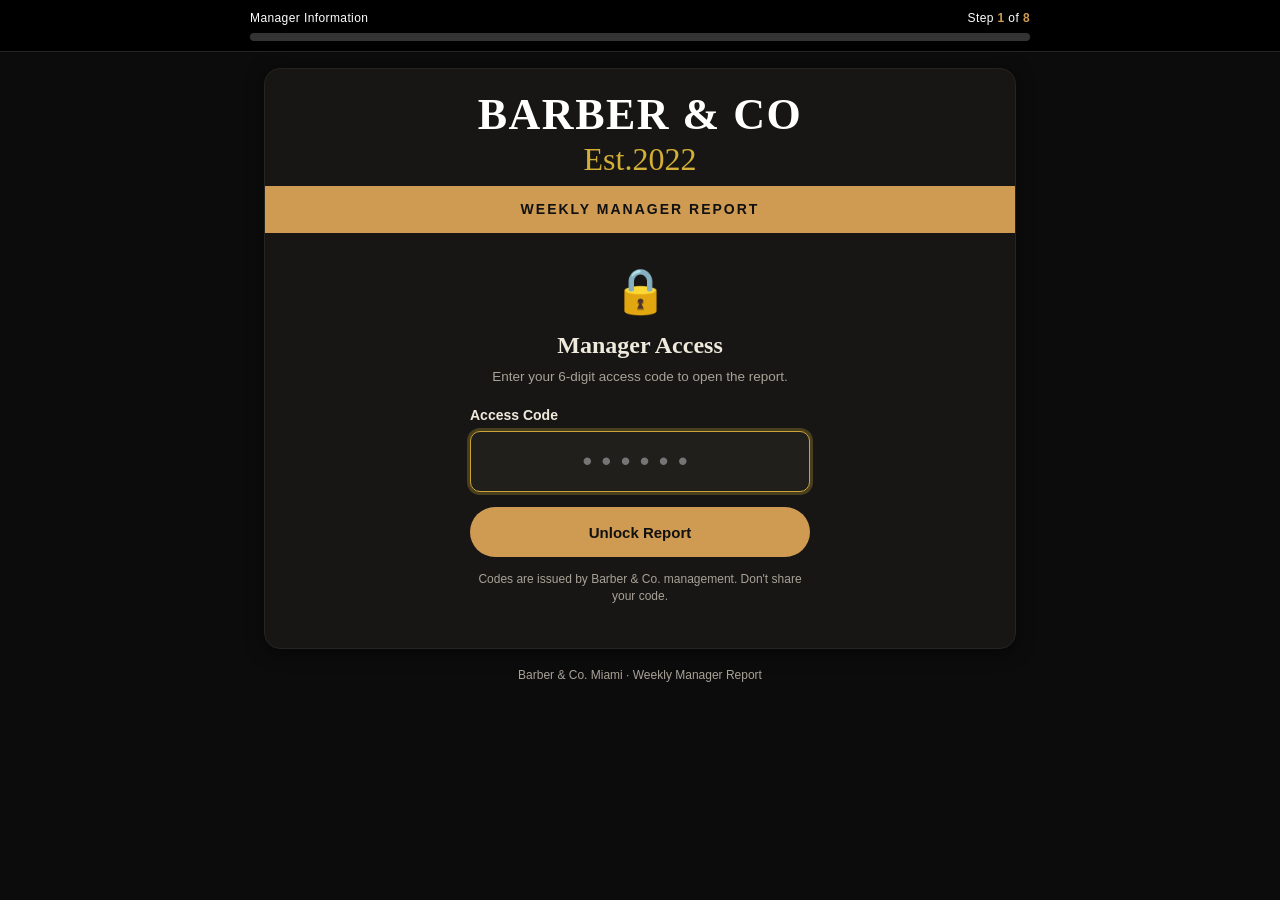
<file: index.html>
<!DOCTYPE html>
<html lang="en">
<head>
<meta charset="UTF-8" />
<meta name="viewport" content="width=device-width, initial-scale=1.0" />
<meta http-equiv="Cache-Control" content="no-cache, no-store, must-revalidate" />
<meta http-equiv="Pragma" content="no-cache" />
<meta http-equiv="Expires" content="0" />
<meta name="theme-color" content="#0c0c0c" />
<title>Barber &amp; Co. Weekly Manager Report</title>
<style>
  :root{
    --black:#111;--ink:#f0eadc;--white:#fff;--gold:#d4af37;--mustard:#cf9b52;
    --gold-dark:#caa435;--cream:#26221a;--panel:#1d1c19;--line:#3a3831;--muted:#a8a297;
    --ok:#34b06a;--no:#e05a4b;--na:#9a9a9a;--warn:#e0604f;
    --bg:#0c0c0c;--card:#171614;--field:#211f1c;
  }
  *{box-sizing:border-box;-webkit-tap-highlight-color:transparent}
  html{scroll-behavior:smooth}
  body{margin:0;background:var(--bg);color:var(--ink);font-family:-apple-system,BlinkMacSystemFont,"Segoe UI",Roboto,Helvetica,Arial,sans-serif;line-height:1.45;font-size:16px}
  .wrap{max-width:780px;margin:0 auto;padding:0 14px 90px}

  /* Progress bar */
  .progress-wrap{position:sticky;top:0;z-index:60;background:#000;border-bottom:1px solid #262420;padding:10px 14px}
  .progress-inner{max-width:780px;margin:0 auto}
  .progress-label{color:#fff;font-size:12px;letter-spacing:.4px;display:flex;justify-content:space-between;margin-bottom:6px}
  .progress-label b{color:var(--mustard)}
  .progress-track{height:8px;background:#333;border-radius:20px;overflow:hidden}
  .progress-fill{height:100%;width:0;background:linear-gradient(90deg,var(--gold),var(--mustard));transition:width .35s ease}

  .card{background:var(--card);border-radius:16px;overflow:hidden;box-shadow:0 3px 18px rgba(0,0,0,.55);border:1px solid #262420;margin-top:16px}
  .brand{text-align:center;padding:26px 20px 4px}
  .brand img{max-width:230px;height:auto;display:block;margin:0 auto}
  .brand .name{font-family:Georgia,"Times New Roman",serif;font-weight:800;letter-spacing:1.5px;font-size:clamp(28px,7.5vw,44px);line-height:.92;color:#fff}
  .brand .miami{font-family:"Brush Script MT","Snell Roundhand",cursive;color:var(--gold);font-size:clamp(22px,5.5vw,32px);margin-top:0}
  .title-bar{background:var(--mustard);color:var(--black);text-align:center;font-weight:800;letter-spacing:2px;text-transform:uppercase;padding:13px;font-size:14px}
  .subtitle{text-align:center;color:var(--muted);font-size:13px;padding:10px 16px 0}

  /* Step header chips */
  .steps-chips{display:flex;gap:6px;overflow-x:auto;padding:14px 16px 4px;-webkit-overflow-scrolling:touch}
  .chip{flex:0 0 auto;font-size:11.5px;font-weight:700;color:var(--muted);background:var(--panel);border:1px solid var(--line);border-radius:20px;padding:6px 11px;white-space:nowrap}
  .chip.active{background:var(--black);color:var(--mustard);border-color:var(--black)}
  .chip.done{color:var(--ok);border-color:var(--ok)}

  .step{display:none;padding:6px 16px 10px}
  .step.active{display:block}
  .step-title{font-family:Georgia,serif;font-weight:700;font-size:21px;margin:12px 0 2px;display:flex;align-items:center;gap:10px}
  .step-title .num{background:var(--black);color:var(--mustard);font-family:-apple-system,sans-serif;font-size:13px;font-weight:800;width:28px;height:28px;border-radius:50%;display:inline-flex;align-items:center;justify-content:center;flex:0 0 auto}
  .step-desc{color:var(--muted);font-size:13px;margin:2px 0 14px}

  .group{border:1px solid var(--line);border-radius:12px;padding:14px;margin-bottom:14px;background:var(--panel)}
  .group>h3{margin:0 0 4px;font-size:15px}
  .group-note{font-size:12.5px;color:var(--muted);margin:0 0 12px}

  label{display:block;font-weight:600;font-size:14px;margin:0 0 6px}
  .field{margin-bottom:15px}.field:last-child{margin-bottom:0}
  input[type=text],input[type=email],input[type=tel],input[type=number],input[type=date],input[type=time],textarea,select{
    width:100%;padding:13px 12px;font-size:16px;border:1.5px solid var(--line);border-radius:10px;background:var(--field);color:var(--ink);outline:none;font-family:inherit}
  textarea{min-height:82px;resize:vertical}
  input:focus,textarea:focus,select:focus{border-color:var(--gold-dark);box-shadow:0 0 0 3px rgba(224,183,63,.25)}
  select{appearance:none;background-image:url("data:image/svg+xml,%3Csvg xmlns='http://www.w3.org/2000/svg' width='12' height='8'%3E%3Cpath fill='%23888' d='M1 1l5 5 5-5'/%3E%3C/svg%3E");background-repeat:no-repeat;background-position:right 14px center;padding-right:36px}
  .hint{font-size:12px;color:var(--muted);margin-top:5px}
  .req{color:var(--gold-dark)}
  .opt{font-weight:400;color:var(--muted)}
  .two-col{display:grid;grid-template-columns:1fr;gap:0 14px}
  @media(min-width:560px){.two-col{grid-template-columns:1fr 1fr}}
  .invalid{border-color:var(--warn)!important;box-shadow:0 0 0 3px rgba(163,39,26,.15)!important}

  .currency{position:relative}
  .currency input{padding-left:26px}
  .currency::before{content:"$";position:absolute;left:12px;top:50%;transform:translateY(-50%);color:var(--muted);font-weight:600}

  /* Task checklist */
  .task{border:1px solid var(--line);border-radius:12px;padding:14px;margin-bottom:12px;background:var(--panel)}
  .task-title{font-weight:700;font-size:15px;margin-bottom:10px}
  .status-opts{display:grid;grid-template-columns:repeat(3,1fr);gap:8px;margin-bottom:10px}
  .status-opts label{display:flex;align-items:center;justify-content:center;gap:5px;margin:0;padding:12px 4px;border:1.5px solid var(--line);border-radius:10px;background:var(--field);font-size:12.5px;font-weight:700;cursor:pointer;text-align:center;min-height:46px}
  .status-opts input{position:absolute;opacity:0;pointer-events:none}
  .status-opts label.sel-ok{border-color:var(--ok);background:rgba(52,176,106,.14);color:var(--ok)}
  .status-opts label.sel-no{border-color:var(--no);background:rgba(224,90,75,.14);color:var(--no)}
  .status-opts label.sel-na{border-color:var(--na);background:#2a2a2a;color:#ccc}
  .explain-box{display:none}
  .explain-box.show{display:block}

  /* Uploader */
  .uploader{margin-top:10px}
  .upload-btn{display:inline-flex;align-items:center;gap:8px;background:var(--field);border:1.5px dashed var(--gold-dark);color:var(--gold-dark);font-weight:700;padding:12px 14px;border-radius:10px;cursor:pointer;font-size:13.5px;min-height:46px}
  .upload-btn:active{background:var(--cream)}
  .upload-input{display:none}
  .thumbs{display:flex;flex-wrap:wrap;gap:8px;margin-top:10px}
  .thumb{position:relative;width:76px;height:76px;border-radius:9px;overflow:hidden;border:1px solid var(--line);background:#2a2a2a}
  .thumb img{width:100%;height:100%;object-fit:cover}
  .thumb .doc{display:flex;align-items:center;justify-content:center;height:100%;font-size:10.5px;text-align:center;padding:4px;color:#bbb;word-break:break-word}
  .thumb .x{position:absolute;top:2px;right:2px;width:22px;height:22px;border-radius:50%;background:rgba(0,0,0,.7);color:#fff;border:none;font-size:14px;line-height:1;cursor:pointer}
  .thumb .fn{position:absolute;bottom:0;left:0;right:0;background:rgba(0,0,0,.55);color:#fff;font-size:9px;padding:1px 3px;white-space:nowrap;overflow:hidden;text-overflow:ellipsis}
  .upload-meta{font-size:11.5px;color:var(--muted);margin-top:6px}

  /* Repeatable rows */
  .rows{display:flex;flex-direction:column;gap:12px}
  .row-item{border:1px solid var(--line);border-radius:12px;padding:16px 14px 8px;background:var(--card);position:relative}
  .row-num{position:absolute;top:-10px;left:14px;background:var(--mustard);color:var(--black);font-size:11px;font-weight:800;padding:2px 9px;border-radius:20px}
  .row-remove{position:absolute;top:8px;right:8px;background:none;border:none;color:var(--warn);font-size:24px;line-height:1;cursor:pointer;padding:2px 6px}
  .row-grid{display:grid;gap:10px}
  .add-btn{margin:8px 0 4px;background:var(--field);border:1.5px dashed var(--gold-dark);color:var(--gold-dark);font-weight:700;padding:14px;width:100%;border-radius:11px;cursor:pointer;font-size:14px;min-height:48px}
  .add-btn:active{background:var(--cream)}
  .mini-label{font-size:12px;font-weight:600;color:var(--muted);margin-bottom:4px;display:block}

  /* Checklist (product / supply order) */
  .chk-group{margin:8px 0 14px}
  .chk-group h4{margin:10px 0 4px;font-size:12px;text-transform:uppercase;letter-spacing:.6px;color:var(--gold-dark)}
  .chk-head,.chk-row{display:grid;grid-template-columns:1fr 58px 58px 40px;gap:6px;align-items:center}
  .chk-head{font-size:10px;text-transform:uppercase;color:var(--muted);font-weight:700;padding:0 2px 4px;border-bottom:2px solid var(--line)}
  .chk-head span:not(:first-child),.chk-row .cctl{text-align:center}
  .chk-row{padding:7px 2px;border-bottom:1px solid var(--line)}
  .chk-row .nm{font-size:13px;font-weight:600}
  .chk-row input[type=number]{padding:9px 4px;font-size:15px;text-align:center}
  .chk-row input[type=checkbox]{width:22px;height:22px;justify-self:center}

  /* Yes/No */
  .yesno{display:inline-flex;border:1.5px solid var(--line);border-radius:10px;overflow:hidden}
  .yesno label{margin:0;padding:12px 24px;cursor:pointer;font-weight:700;font-size:14px;background:var(--field);min-height:46px;display:flex;align-items:center}
  .yesno input{position:absolute;opacity:0;pointer-events:none}
  .yesno label.on-yes{background:var(--ok);color:#fff}
  .yesno label.on-no{background:#555;color:#fff}

  .check-line{display:flex;align-items:flex-start;gap:10px;font-weight:600;font-size:14px;margin-bottom:10px;cursor:pointer}
  .check-line input{width:22px;height:22px;flex:0 0 auto;margin-top:1px}

  /* Collapsible */
  details.collapse{border:1px solid var(--line);border-radius:12px;margin-bottom:12px;background:var(--card);overflow:hidden}
  details.collapse>summary{list-style:none;cursor:pointer;padding:15px 16px;font-weight:700;font-size:15px;background:var(--panel);display:flex;align-items:center;justify-content:space-between}
  details.collapse>summary::-webkit-details-marker{display:none}
  details.collapse>summary::after{content:"▸";color:var(--gold-dark);transition:transform .2s}
  details.collapse[open]>summary::after{transform:rotate(90deg)}
  details.collapse .inner{padding:14px 16px}
  .tbd{color:var(--muted);font-size:13px;font-style:italic}
  .active-week-banner{background:var(--cream);border:1px solid var(--gold);border-radius:10px;padding:10px 12px;font-size:13.5px;margin-bottom:12px}
  .active-week-banner b{color:var(--gold-dark)}

  /* Totals panel */
  .totals{background:var(--black);color:#fff;border-radius:12px;padding:14px;margin-top:12px;font-size:14px}
  .totals h4{margin:0 0 8px;color:var(--mustard);font-size:13px;letter-spacing:.5px;text-transform:uppercase}
  .totals .row{display:flex;justify-content:space-between;padding:3px 0;border-bottom:1px solid #2a2a2a}
  .totals .row:last-child{border-bottom:none}
  .totals .grand{font-weight:800;font-size:16px;color:var(--mustard)}
  .totals small{color:#bbb}

  /* Ratings */
  .rate-field{margin-bottom:12px}
  .rate-scale{display:grid;grid-template-columns:repeat(5,1fr);gap:6px}
  .rate-scale label{margin:0;text-align:center;border:1.5px solid var(--line);border-radius:9px;padding:10px 2px;font-weight:800;font-size:15px;cursor:pointer;background:var(--field);min-height:46px;display:flex;align-items:center;justify-content:center}
  .rate-scale input{position:absolute;opacity:0;pointer-events:none}
  .rate-scale label.on{background:var(--gold);border-color:var(--gold-dark);color:var(--black)}
  .rate-legend{font-size:11px;color:var(--muted);margin-top:4px}

  /* Wizard nav */
  .nav{position:sticky;bottom:0;background:var(--card);border-top:1px solid var(--line);padding:12px 16px calc(12px + env(safe-area-inset-bottom,0px));display:flex;gap:10px;z-index:55}
  .nav button{flex:1;padding:15px;border-radius:999px;font-size:15px;font-weight:800;cursor:pointer;border:1.5px solid var(--line);min-height:50px}
  .btn-prev{background:var(--field);color:var(--ink)}
  .btn-next{background:var(--mustard);color:#111;border-color:var(--mustard)!important}
  .btn-next:disabled{opacity:.55;cursor:not-allowed}
  .nav .btn-prev[hidden]{display:none}

  .area-tab.on{border-color:var(--gold-dark);background:rgba(212,175,55,.16);color:var(--gold)}
  .seg-label{font-size:13px;font-weight:700;margin:10px 0 6px}
  .behind-tag{display:inline-block;background:rgba(224,90,75,.18);color:var(--no);font-weight:800;font-size:12px;border:1px solid var(--no);border-radius:20px;padding:2px 10px;margin-left:8px}
  .ontrack-tag{display:inline-block;background:rgba(52,176,106,.14);color:var(--ok);font-weight:800;font-size:12px;border:1px solid var(--ok);border-radius:20px;padding:2px 10px;margin-left:8px}
  .submit{background:var(--mustard);color:#111;border:none;border-radius:999px;padding:15px;font-size:15px;font-weight:800;cursor:pointer;min-height:50px}
  .submit:disabled{opacity:.55;cursor:not-allowed}
  .error-note{display:none;background:rgba(224,90,75,.12);color:var(--warn);border:1px solid rgba(224,90,75,.4);border-radius:10px;padding:12px 14px;font-size:14px;margin:0 0 12px}
  .error-note ul{margin:6px 0 0;padding-left:18px}
  .warn-note{display:none;background:rgba(224,183,63,.12);color:#e6c25a;border:1px solid rgba(224,183,63,.4);border-radius:10px;padding:12px 14px;font-size:14px;margin:12px 0 0}
  .warn-note.show{display:block}

  .autosave-note{text-align:center;font-size:12px;color:var(--muted);margin:12px 0 0}
  .autosave-note b{color:var(--ok)}
  .restore-banner{display:none;background:var(--cream);border:1px solid var(--gold);border-radius:12px;padding:12px 14px;margin:16px 0 0;font-size:14px;align-items:center;justify-content:space-between;gap:10px}
  .restore-banner.show{display:flex}
  .restore-banner button{background:none;border:none;color:var(--gold-dark);font-weight:700;cursor:pointer;font-size:13px;text-decoration:underline}

  /* Review */
  .review-block{border:1px solid var(--line);border-radius:12px;margin-bottom:12px;overflow:hidden}
  .review-block h4{margin:0;background:var(--cream);padding:10px 14px;font-size:14px;border-bottom:1px solid var(--line)}
  .review-block .kv{display:flex;padding:7px 14px;font-size:13.5px;border-bottom:1px solid var(--line)}
  .review-block .kv:last-child{border-bottom:none}
  .review-block .kv .k{flex:0 0 45%;color:var(--muted);font-weight:600;padding-right:8px}
  .review-block .kv .v{flex:1;white-space:pre-wrap;word-break:break-word}
  .review-edit{font-size:12px;color:var(--gold-dark);font-weight:700;text-decoration:underline;background:none;border:none;cursor:pointer;float:right}

  .msg{display:none;text-align:center;padding:44px 24px}
  .msg.show{display:block}
  .msg .check{font-size:62px}
  .msg h2{margin:10px 0 8px}
  .msg p{color:var(--muted)}
  .refbox{display:inline-block;background:var(--panel);border:1px dashed var(--gold-dark);border-radius:10px;padding:10px 16px;margin:12px 0;font-weight:800;letter-spacing:1px}
  .footer{text-align:center;color:var(--muted);font-size:12px;padding:18px 0 4px}
  .hp-field{position:absolute!important;left:-9999px;top:-9999px;width:1px;height:1px;opacity:0;overflow:hidden}
  .sr-only{position:absolute;width:1px;height:1px;padding:0;margin:-1px;overflow:hidden;clip:rect(0,0,0,0);border:0}
</style>
</head>
<body>

<div class="progress-wrap">
  <div class="progress-inner">
    <div class="progress-label"><span id="stepName">Manager Information</span><span>Step <b id="stepNum">1</b> of <b id="stepTotal">8</b></span></div>
    <div class="progress-track"><div class="progress-fill" id="progressFill"></div></div>
  </div>
</div>

<div class="wrap">
  <!-- ACCESS GATE: only authorized managers with a code may open the form -->
  <div class="card" id="gateCard" style="display:none">
    <div class="brand"><div class="name">BARBER &amp; CO</div><div class="miami">Est.2022</div></div>
    <div class="title-bar">Weekly Manager Report</div>
    <div style="padding:26px 20px 30px;max-width:380px;margin:0 auto">
      <div style="text-align:center;font-size:44px">🔒</div>
      <h2 style="text-align:center;font-family:Georgia,serif;margin:6px 0 4px">Manager Access</h2>
      <p style="text-align:center;color:var(--muted);font-size:13.5px;margin:0 0 18px">
        Enter your 6-digit access code to open the report.
      </p>
      <div class="field">
        <label for="accessCode">Access Code</label>
        <input type="text" id="accessCode" inputmode="numeric" autocomplete="one-time-code"
               maxlength="6" placeholder="••••••"
               style="text-align:center;letter-spacing:10px;font-size:26px;font-weight:800;padding:14px 12px">
      </div>
      <div class="error-note" id="gateError"></div>
      <button type="button" class="submit" id="gateBtn" style="width:100%">Unlock Report</button>
      <p style="text-align:center;color:var(--muted);font-size:12px;margin-top:14px">
        Codes are issued by Barber &amp; Co. management. Don't share your code.
      </p>
    </div>
  </div>

  <!-- Admin chooser: weekly report or office documents -->
  <div class="card" id="chooserCard" style="display:none">
    <div class="brand"><div class="name">BARBER &amp; CO</div><div class="miami">Est.2022</div></div>
    <div class="title-bar">What are you submitting?</div>
    <div style="padding:26px 20px 30px;max-width:380px;margin:0 auto;display:flex;flex-direction:column;gap:14px">
      <button type="button" class="submit" id="chooseEdgewater" style="width:100%;display:none;background:#2e2c28;color:var(--gold)">📦 Edgewater Check-in</button>
      <button type="button" class="submit" id="choosePinecrest" style="width:100%;display:none;background:#2e2c28;color:var(--gold)">📦 Pinecrest Check-in</button>
      <button type="button" class="submit" id="chooseStudio" style="width:100%;display:none;background:#2e2c28;color:var(--gold)">📦 Studio Check-in</button>
      <button type="button" class="submit" id="chooseSpark" style="width:100%;display:none;background:#2e2c28;color:var(--gold)">⚡ Spark Auto</button>
      <button type="button" class="submit" id="chooseDash" style="width:100%;display:none;background:#2e2c28;color:var(--gold)">📊 Admin Dashboard</button>
      <p style="text-align:center;color:var(--muted);font-size:12px;margin:4px 0 0">
        Office documents: commission payouts, hostess hours, bank &amp; checks, monthly expense reports.
      </p>
    </div>
  </div>

  <!-- Office documents: admin-only direct filing -->
  <div class="card" id="officeCard" style="display:none">
    <div class="brand"><div class="name">BARBER &amp; CO</div><div class="miami">Est.2022</div></div>
    <div class="title-bar">Monthly Expense Report</div>
    <div style="padding:22px 20px 30px;max-width:420px;margin:0 auto">
      <div class="field">
        <label for="odType">Document type *</label>
        <select id="odType">
          <option value="expense" selected>Monthly Expense Report</option>
        </select>
        <p style="font-size:12px;color:var(--muted);margin:6px 0 0">Commission payouts, hostess hours, and Bank &amp; Checks are handled automatically by Spark Auto.</p>
      </div>
      <div class="field" id="odLocWrap" style="display:none">
        <label for="odLocation">Location *</label>
        <select id="odLocation">
          <option value="">Select…</option>
          <option>Miami / Edgewater</option>
          <option>Pinecrest</option>
          <option>Studio</option>
        </select>
      </div>
      <div id="odWeekWrap" style="display:none">
        <div class="field">
          <label for="odWeekStart">Week start *</label>
          <input type="date" id="odWeekStart">
        </div>
        <div class="field">
          <label for="odWeekEnd">Week end *</label>
          <input type="date" id="odWeekEnd">
        </div>
      </div>
      <div class="field" id="odMonthWrap" style="display:none">
        <label for="odMonth">Month *</label>
        <input type="month" id="odMonth">
      </div>
      <div class="field">
        <label class="upload-btn" style="width:100%;justify-content:center">
          <input type="file" id="odFiles" accept=".pdf,.jpg,.jpeg,.png,.heic,.xlsx,.xls,.csv,image/*,application/pdf" multiple style="display:none">
          📎 Choose file(s)
        </label>
        <div id="odFileList" style="font-size:13px;color:var(--muted);margin-top:8px"></div>
      </div>
      <div class="error-note" id="odError"></div>
      <div id="odSuccess" style="display:none;background:rgba(52,176,106,.12);border:1px solid rgba(52,176,106,.4);border-radius:10px;padding:14px 16px;margin:10px 0;font-size:14px"></div>
      <button type="button" class="submit" id="odSubmit" style="width:100%">Submit &amp; File</button>
      <button type="button" id="odBack" style="width:100%;background:none;border:none;color:var(--muted);margin-top:12px;cursor:pointer;font-size:13.5px">← Back</button>
    </div>
  </div>

  <!-- DEPRECATED: Area Manager Check-in (Dario's Tuesday / Friday routine).
       The chooser buttons were removed; location check-ins + Spark Auto
       replaced these person-based flows. Card and JS kept for reference only. -->
  <div class="card" id="areaCard" style="display:none">
    <div class="brand"><div class="name">BARBER &amp; CO</div><div class="miami">Dario</div></div>
    <div class="title-bar">Dario's Check-in</div>
    <div style="padding:18px 16px 30px;max-width:520px;margin:0 auto">
      <details class="collapse">
        <summary>📋 Your duties (tap to read)</summary>
        <div class="inner" style="font-size:14px">
          <p style="margin:0 0 10px"><b>Tuesday:</b> check MERs for all 3 shops · merge Squire duplicate profiles (30+ a week) · reply to Webflow Careers Form submissions · make sure training materials and new-hire paperwork are printed · schedule Squire Engage campaigns for holidays in the next 2 weeks · add every new contractor or hostess to Barber &amp; Co Payroll and update changed staff info.</p>
          <p style="margin:0 0 10px"><b>Friday:</b> review each shop's sales vs weekly goal. If a shop is behind ~3% or more, send a Squire Engage campaign.</p>
          <p style="margin:0 0 10px"><b>As needed:</b> hiring and onboarding (review applications, approve paperwork, set up Squire profiles, train new barbers) · shop walkthroughs.</p>
          <p style="margin:0"><b>Monthly:</b> sit-down with Nicole + one improvement idea.</p>
        </div>
      </details>
      <div class="status-opts" style="grid-template-columns:1fr 1fr;margin:16px 0 6px">
        <label class="area-tab" id="areaTabTue">✅ Tuesday Check</label>
        <label class="area-tab" id="areaTabFri">💰 Friday Sales</label>
      </div>
      <div id="areaTueForm" style="display:none"></div>
      <div id="areaFriForm" style="display:none"></div>
      <div class="error-note" id="areaError"></div>
      <div id="areaSuccess" style="display:none;background:rgba(52,176,106,.12);border:1px solid rgba(52,176,106,.4);border-radius:10px;padding:14px 16px;margin:10px 0;font-size:14px"></div>
      <button type="button" class="submit" id="areaSubmit" style="width:100%;display:none">Submit Check-in</button>
      <button type="button" id="areaBack" style="width:100%;background:none;border:none;color:var(--muted);margin-top:12px;cursor:pointer;font-size:13.5px">← Back</button>
    </div>
  </div>

  <!-- DEPRECATED: Krystal's Check-in (payroll, Tuesday duties, sales, card expenses).
       The chooser buttons were removed; location check-ins + Spark Auto
       replaced these person-based flows. Card and JS kept for reference only. -->
  <div class="card" id="kCard" style="display:none">
    <div class="brand"><div class="name">BARBER &amp; CO</div><div class="miami">Krystal</div></div>
    <div class="title-bar">Krystal's Check-in</div>
    <div style="padding:18px 16px 30px;max-width:520px;margin:0 auto">
      <details class="collapse">
        <summary>📋 Your duties (tap to read)</summary>
        <div class="inner" style="font-size:14px">
          <p style="margin:0 0 10px"><b>Sun–Mon (weekly):</b> payroll — review hours, commissions and tips · resolve discrepancies · email the "Bank and Checks" file to Attaf (accountant).</p>
          <p style="margin:0 0 10px"><b>Tuesday (weekly):</b> make sure every new contractor or hostess is in the "Bank and Checks" file before Sunday (tell Dario if anything is missing) · check and respond to Google reviews for all 3 shops · compare each shop's sales to last week — if a shop went down and no Squire Engage campaign was sent, post it in the managers chat.</p>
          <p style="margin:0 0 10px"><b>Tuesday (monthly):</b> Week 1 — card expense check + keep employee paperwork organized · Week 2 — inventory count, note what's low · Week 3 — place the order from the email list + low items · Week 4 — order follow-up + monthly performance report.</p>
        </div>
      </details>
      <div class="status-opts" style="grid-template-columns:1fr 1fr;margin:16px 0 6px">
        <label class="area-tab" id="kTabPayroll">💵 Payroll (Sun–Mon)</label>
        <label class="area-tab" id="kTabTue">✅ Tuesday</label>
      </div>
      <div id="kPayrollForm" style="display:none"></div>
      <div id="kTueForm" style="display:none"></div>
      <div class="error-note" id="kError"></div>
      <div id="kSuccess" style="display:none;background:rgba(52,176,106,.12);border:1px solid rgba(52,176,106,.4);border-radius:10px;padding:14px 16px;margin:10px 0;font-size:14px"></div>
      <button type="button" class="submit" id="kSubmit" style="width:100%;display:none">Submit Check-in</button>
      <button type="button" id="kBack" style="width:100%;background:none;border:none;color:var(--muted);margin-top:12px;cursor:pointer;font-size:13.5px">← Back</button>
    </div>
  </div>

  <!-- Location check-in: inventory + physical shop work (per-location).
       Generalized from the old Juan/Edgewater-only flow. The location is set
       by which chooser button was tapped and is shown prominently; it is not
       editable in this flow. -->
  <div class="card" id="locCard" style="display:none">
    <div class="brand"><div class="name">BARBER &amp; CO</div><div class="miami" id="locBrand">Check-in</div></div>
    <div class="title-bar" id="locTitle">Inventory &amp; Shop Check</div>
    <div style="padding:18px 16px 30px;max-width:520px;margin:0 auto">
      <p class="hint" id="locHint" style="margin:4px 0 12px">Quick in-shop check. Two short steps — big buttons, no essays.</p>
      <div class="status-opts" style="grid-template-columns:1fr 1fr;margin:0 0 6px" id="locModePick">
        <label class="area-tab" id="locModeFull">📦 Full check-in</label>
        <label class="area-tab" id="locModeShop">🧹 Shop check only</label>
      </div>
      <p class="hint" id="locModeNote" style="margin:0 0 10px;font-size:12.5px;display:none">Inventory is once a month — shop check only skips the count.</p>
      <div class="status-opts" id="locTabs" style="grid-template-columns:1fr 1fr;margin:0 0 6px;display:none">
        <label class="area-tab" id="locTabInv">📦 1 · Inventory</label>
        <label class="area-tab" id="locTabShop">🧹 2 · Shop Check</label>
      </div>
      <div id="locInvForm" style="display:none"></div>
      <div id="locShopForm" style="display:none"></div>
      <div class="error-note" id="locError"></div>
      <div id="locSuccess" style="display:none;background:rgba(52,176,106,.12);border:1px solid rgba(52,176,106,.4);border-radius:10px;padding:14px 16px;margin:10px 0;font-size:14px"></div>
      <button type="button" class="submit" id="locSubmit" style="width:100%;display:none">Submit Check</button>
      <button type="button" id="locBack" style="width:100%;background:none;border:none;color:var(--muted);margin-top:12px;cursor:pointer;font-size:13.5px">← Back</button>
    </div>
  </div>

  <!-- Admin Dashboard: read-only status board for Nicole -->
  <div class="card" id="dashCard" style="display:none">
    <div class="brand"><div class="name">BARBER &amp; CO</div><div class="miami">Admin</div></div>
    <div class="title-bar">What's Done &amp; What's Missing</div>
    <div style="padding:18px 16px 30px;max-width:560px;margin:0 auto">
      <div id="dashBody" style="font-size:14px"><p style="color:var(--muted);text-align:center">Loading…</p></div>
      <button type="button" class="submit" id="dashRefresh" style="width:100%;margin-top:14px">🔄 Refresh</button>
      <button type="button" id="dashBack" style="width:100%;background:none;border:none;color:var(--muted);margin-top:12px;cursor:pointer;font-size:13.5px">← Back</button>
    </div>
  </div>

  <div class="restore-banner" id="restoreBanner">
    <span>📝 We restored your unsaved report from this device.</span>
    <button type="button" id="discardDraft">Start fresh</button>
  </div>

  <form id="reportForm" class="card" novalidate autocomplete="on" style="display:none">
    <div class="brand" id="brandHeader">
      <div class="name">BARBER &amp; CO</div><div class="miami">Est.2022</div>
    </div>
    <div class="title-bar">Weekly Manager Report</div>
    <div class="subtitle">Complete each step below. Your progress saves automatically on this device — no account needed.</div>

    <div class="steps-chips" id="stepsChips"></div>

    <!-- Honeypot -->
    <div class="hp-field" aria-hidden="true">
      <label for="hp">Leave this field empty</label>
      <input type="text" id="hp" name="company_website" tabindex="-1" autocomplete="off">
    </div>

    <!-- ============ STEP 1: MANAGER INFORMATION ============ -->
    <section class="step" data-step="1" data-name="Manager Information">
      <div class="step-title"><span class="num">1</span> Manager Information</div>
      <div class="step-desc">Tell us who's reporting and for which week.</div>

      <div class="field">
        <label for="managerName">Manager Name <span class="req">*</span></label>
        <input type="text" id="managerName" name="managerName" autocomplete="name" required maxlength="120">
      </div>
      <div class="field">
        <label for="storeLocation">Store Location <span class="req">*</span></label>
        <select id="storeLocation" name="storeLocation" required>
          <option value="">Select a location…</option>
          <option>Miami / Edgewater</option><option>Pinecrest</option><option>Studio</option><option>Other</option>
        </select>
      </div>
      <div class="field" id="storeOtherField" style="display:none">
        <label for="storeLocationOther">Enter Location <span class="req">*</span></label>
        <input type="text" id="storeLocationOther" name="storeLocationOther" maxlength="120">
      </div>
      <div class="two-col">
        <div class="field"><label for="weekStart">Week Start Date <span class="req">*</span></label><input type="date" id="weekStart" name="weekStart" required></div>
        <div class="field"><label for="weekEnd">Week End Date <span class="req">*</span></label><input type="date" id="weekEnd" name="weekEnd" required></div>
      </div>
      <div class="field">
        <label for="weekOfMonth">Week of the Month <span class="req">*</span></label>
        <select id="weekOfMonth" name="weekOfMonth" required>
          <option value="">Select…</option>
          <option value="first">First week</option><option value="second">Second week</option>
          <option value="third">Third week</option><option value="fourth">Fourth week</option>
          <option value="fifth">Fifth week (when applicable)</option>
        </select>
      </div>
      <div class="two-col">
        <div class="field currency"><label for="salesToDate">Sales to Date</label><input type="text" id="salesToDate" name="salesToDate" inputmode="decimal" data-currency placeholder="0.00"></div>
        <div class="field currency"><label for="salesGoal">Weekly / Monthly Sales Goal</label><input type="text" id="salesGoal" name="salesGoal" inputmode="decimal" data-currency placeholder="0.00"></div>
      </div>
      <div class="two-col">
        <div class="field"><label for="completedDate">Date Report Completed</label><input type="date" id="completedDate" name="completedDate" readonly><div class="hint">Filled in automatically.</div></div>
        <div class="field"><label for="managerContact">Manager Email or Phone <span class="opt">(optional)</span></label><input type="text" id="managerContact" name="managerContact" autocomplete="email" maxlength="160" placeholder="For your confirmation copy"><div class="hint">Add an email to get a confirmation copy.</div></div>
      </div>
    </section>

    <!-- ============ STEP 2: WEEKLY TASKS ============ -->
    <section class="step" data-step="2" data-name="Weekly Tasks">
      <div class="step-title"><span class="num">2</span> Weekly Manager Tasks</div>
      <div class="step-desc">Mark each task. If a task is <b>Not Completed</b>, please explain why and give a follow-up plan. Attach photos where proof is relevant.</div>
      <div id="weeklyTasks"></div>
    </section>

    <!-- ============ STEP 3: MONTHLY WEEK TASKS ============ -->
    <section class="step" data-step="3" data-name="Monthly Week Tasks">
      <div class="step-title"><span class="num">3</span> Tasks — Week of the Month</div>
      <div class="step-desc">The tasks for your selected week open automatically. Other weeks stay available below.</div>
      <div class="active-week-banner" id="weekBanner">Select a <b>Week of the Month</b> in Step 1 to load this week's tasks.</div>

      <!-- FIRST -->
      <details class="collapse week-block" data-week="first">
        <summary>First Week of the Month</summary>
        <div class="inner">
          <div class="group">
            <h3>1 · Conduct Team Meeting</h3>
            <div class="field"><label>Meeting Date</label><input type="date" name="fw_meeting_date"></div>
            <div class="field"><label>Employees Who Attended</label><textarea name="fw_meeting_attendees" maxlength="1200"></textarea></div>
            <div class="field"><label>Summary of Situations Discussed</label><textarea name="fw_meeting_summary" maxlength="3000"></textarea></div>
            <div class="field"><label>Barber Feedback</label><textarea name="fw_meeting_feedback" maxlength="3000"></textarea></div>
            <div class="field"><label>Decisions or Action Items</label><textarea name="fw_meeting_decisions" maxlength="3000"></textarea></div>
            <div class="two-col">
              <div class="field"><label>Person Responsible for Each Item</label><textarea name="fw_meeting_responsible" maxlength="1500"></textarea></div>
              <div class="field"><label>Due Date (when applicable)</label><input type="date" name="fw_meeting_due"></div>
            </div>
          </div>
          <div class="group">
            <h3>2 · Review Time-Off Calendar &amp; Vacation Requests</h3>
            <label class="check-line"><input type="checkbox" name="fw_timeoff_reviewed"> Current calendar was reviewed</label>
            <label class="check-line"><input type="checkbox" name="fw_timeoff_asked"> Barbers were asked about time off this month</label>
            <label class="mini-label">Submitted vacation / time-off requests</label>
            <p class="group-note">Each employee has 25 vacation days per year. Requests should be submitted at least 2 weeks before the start date; approval is harder during the busy season.</p>
            <div class="rows" id="fwTimeoffRows"></div>
            <button type="button" class="add-btn" data-add="fwTimeoff">+ Add vacation / time-off request</button>
            <div class="uploader" data-upload="fw_timeoff_calendar">
              <label class="upload-btn"><input type="file" class="upload-input" accept="image/*,application/pdf" multiple>📎 Upload calendar screenshot / photo</label>
              <div class="thumbs"></div>
            </div>
          </div>
          <div class="group">
            <h3>3 · Hostess Evaluation <span class="opt">(only if needed)</span></h3>
            <div class="field"><label>Is a hostess evaluation needed this month?</label>
              <div class="yesno" data-yesno="fw_hostess_needed"><label><input type="radio" name="fw_hostess_needed" value="yes">Yes</label><label><input type="radio" name="fw_hostess_needed" value="no">No</label></div>
            </div>
            <div data-showif="fw_hostess_needed=yes" style="display:none">
              <div class="two-col">
                <div class="field"><label>Hostess Name</label><input type="text" name="fw_hostess_name" maxlength="120"></div>
                <div class="field"><label>Evaluation Date</label><input type="date" name="fw_hostess_date"></div>
              </div>
              <div class="rate-field"><label>Attendance &amp; Punctuality</label><div class="rate-scale" data-rate="fw_hostess_attendance"></div></div>
              <div class="rate-field"><label>Customer Service</label><div class="rate-scale" data-rate="fw_hostess_service"></div></div>
              <div class="rate-field"><label>Communication</label><div class="rate-scale" data-rate="fw_hostess_comm"></div></div>
              <div class="rate-field"><label>Work Ethic</label><div class="rate-scale" data-rate="fw_hostess_ethic"></div></div>
              <div class="rate-field"><label>Cleanliness &amp; Organization</label><div class="rate-scale" data-rate="fw_hostess_clean"></div><div class="rate-legend">1 = Poor · 3 = Average · 5 = Excellent</div></div>
              <div class="field"><label>Strengths</label><textarea name="fw_hostess_strengths" maxlength="2000"></textarea></div>
              <div class="field"><label>Areas Needing Improvement</label><textarea name="fw_hostess_improve" maxlength="2000"></textarea></div>
              <div class="field"><label>Action Plan</label><textarea name="fw_hostess_action" maxlength="2000"></textarea></div>
              <div class="two-col">
                <div class="field"><label>Follow-up Date</label><input type="date" name="fw_hostess_followup"></div>
                <div class="field"><label>Manager Comments</label><textarea name="fw_hostess_comments" maxlength="2000"></textarea></div>
              </div>
            </div>
          </div>
        </div>
      </details>

      <!-- SECOND -->
      <details class="collapse week-block" data-week="second">
        <summary>Second Week of the Month</summary>
        <div class="inner">
          <div class="group">
            <h3>1 · Product Order Form — Level 3 &amp; Layrite</h3>
            <p class="group-note">Enter the current <b>Count</b> and how many to <b>Order</b> for each product. Check <b>✓</b> once delivered.</p>
            <div id="productOrder"></div>
            <label class="mini-label" style="margin-top:12px">Other products (write-in)</label>
            <div class="rows" id="prodMiscRows"></div>
            <button type="button" class="add-btn" data-add="prodMisc">+ Add other product</button>
          </div>
          <div class="group">
            <h3>2 · Barber Sales Goals &amp; Scale Plan <span class="opt">(only if needed)</span></h3>
            <div class="field"><label>Is a barber performance or sales plan needed this month?</label>
              <div class="yesno" data-yesno="sw_barber_needed"><label><input type="radio" name="sw_barber_needed" value="yes">Yes</label><label><input type="radio" name="sw_barber_needed" value="no">No</label></div>
            </div>
            <div data-showif="sw_barber_needed=yes" style="display:none">
              <div class="rows" id="barberRows"></div>
              <button type="button" class="add-btn" data-add="barber">+ Add barber plan</button>
            </div>
          </div>
        </div>
      </details>

      <!-- THIRD -->
      <details class="collapse week-block" data-week="third">
        <summary>Third Week of the Month</summary>
        <div class="inner">
          <div class="group">
            <h3>1 · Supply Order Form</h3>
            <p class="group-note">Enter the current <b>Count</b> and how many to <b>Order</b> for each item. Check <b>✓</b> once delivered.</p>
            <div id="supplyOrder"></div>
            <label class="mini-label" style="margin-top:12px">Miscellaneous (write-in)</label>
            <div class="rows" id="supplyMiscRows"></div>
            <button type="button" class="add-btn" data-add="supplyMisc">+ Add item</button>
            <div class="uploader" data-upload="tw_supply_receipts" style="margin-top:12px">
              <label class="upload-btn"><input type="file" class="upload-input" accept="image/*,application/pdf" multiple>📎 Upload receipt / order confirmation</label>
              <div class="thumbs"></div>
            </div>
          </div>
        </div>
      </details>

      <!-- FOURTH -->
      <details class="collapse week-block" data-week="fourth">
        <summary>Fourth Week of the Month</summary>
        <div class="inner">
          <div class="group">
            <h3>1 · Announce Next Month's Team Meeting (WhatsApp)</h3>
            <div class="field"><label>Announcement sent?</label>
              <div class="yesno" data-yesno="fw4_sent"><label><input type="radio" name="fw4_sent" value="yes">Yes</label><label><input type="radio" name="fw4_sent" value="no">No</label></div>
            </div>
            <div class="two-col">
              <div class="field"><label>Date Sent</label><input type="date" name="fw4_date_sent"></div>
              <div class="field"><label>Proposed Meeting Date</label><input type="date" name="fw4_meeting_date"></div>
            </div>
            <div class="field"><label>Proposed Meeting Time</label><input type="time" name="fw4_meeting_time"></div>
            <div class="uploader" data-upload="fw4_whatsapp">
              <label class="upload-btn"><input type="file" class="upload-input" accept="image/*,application/pdf" multiple>📷 Upload WhatsApp screenshot</label>
              <div class="thumbs"></div>
            </div>
            <div class="field" style="margin-top:12px"><label>Notes</label><textarea name="fw4_notes" maxlength="2000"></textarea></div>
          </div>
          <div class="group">
            <h3>2 · Incident Reports</h3>
            <p class="group-note">Client falls, injuries, complaints, employee conflicts, property damage, safety concerns, etc.</p>
            <div class="field"><label>Were there any incidents this month?</label>
              <div class="yesno" data-yesno="fw4_incidents"><label><input type="radio" name="fw4_incidents" value="yes">Yes</label><label><input type="radio" name="fw4_incidents" value="no">No</label></div>
            </div>
            <div data-showif="fw4_incidents=yes" style="display:none">
              <div class="rows" id="incidentRows"></div>
              <button type="button" class="add-btn" data-add="incident">+ Add incident report</button>
            </div>
          </div>
          <div class="group">
            <h3>3 · One-on-One Meeting With Barber(s) <span class="opt">(only if needed)</span></h3>
            <div class="field"><label>Was a one-on-one meeting needed this month?</label>
              <div class="yesno" data-yesno="fw4_oneonone"><label><input type="radio" name="fw4_oneonone" value="yes">Yes</label><label><input type="radio" name="fw4_oneonone" value="no">No</label></div>
            </div>
            <div data-showif="fw4_oneonone=yes" style="display:none">
              <div class="rows" id="oneononeRows"></div>
              <button type="button" class="add-btn" data-add="oneonone">+ Add one-on-one</button>
            </div>
          </div>
        </div>
      </details>

      <!-- FIFTH -->
      <details class="collapse week-block" data-week="fifth">
        <summary>Fifth Week of the Month (when applicable)</summary>
        <div class="inner">
          <p class="tbd">No specific fifth-week tasks were defined. Use the notes below for anything relevant this week.</p>
          <div class="field"><label>Notes for this week</label><textarea name="ffw_notes" maxlength="3000"></textarea></div>
        </div>
      </details>
    </section>

    <!-- ============ STEP 4: MARKETING & EXPENSES ============ -->
    <section class="step" data-step="4" data-name="Marketing & Expenses">
      <div class="step-title"><span class="num">4</span> Marketing &amp; Expenses</div>
      <div class="step-desc">Log promotional services and weekly expenses. Totals calculate automatically.</div>

      <div class="group">
        <h3>Marketing Services</h3>
        <label class="check-line"><input type="checkbox" name="no_marketing" id="noMarketing"> No marketing services this week</label>
        <div id="marketingWrap">
          <div class="rows" id="mktRows"></div>
          <button type="button" class="add-btn" data-add="mkt">+ Add marketing service</button>
          <div class="totals" id="mktTotals"></div>
        </div>
      </div>

      <div class="group">
        <h3>Expenses</h3>
        <div class="rows" id="expenseRows"></div>
        <button type="button" class="add-btn" data-add="expense">+ Add expense</button>
        <div class="totals" id="expTotals"></div>
        <label class="check-line" style="margin-top:12px"><input type="checkbox" name="expense_confirm" id="expenseConfirm"> I confirm all expenses and receipts have been entered accurately. <span class="req">*</span></label>
      </div>

      <div class="group">
        <h3>Hostess Hours</h3>
        <p class="group-note">Weekly hours worked by each hostess.</p>
        <div class="rows" id="hostRows"></div>
        <button type="button" class="add-btn" data-add="host">+ Add hostess</button>
      </div>
    </section>

    <!-- ============ STEP 5: ATTENDANCE ============ -->
    <section class="step" data-step="5" data-name="Attendance">
      <div class="step-title"><span class="num">5</span> Barber Attendance</div>
      <div class="step-desc">Report late arrivals, early departures, and absences.</div>

      <div class="group">
        <h3>Late Arrivals &amp; Early Departures</h3>
        <div class="field"><label>Were there any late arrivals or early departures this week?</label>
          <div class="yesno" data-yesno="att_late"><label><input type="radio" name="att_late" value="yes">Yes</label><label><input type="radio" name="att_late" value="no">No</label></div>
        </div>
        <div data-showif="att_late=yes" style="display:none">
          <div class="rows" id="lateRows"></div>
          <button type="button" class="add-btn" data-add="late">+ Add entry</button>
        </div>
      </div>

      <div class="group">
        <h3>Absent Barbers</h3>
        <div class="field"><label>Were any barbers absent this week?</label>
          <div class="yesno" data-yesno="att_absent"><label><input type="radio" name="att_absent" value="yes">Yes</label><label><input type="radio" name="att_absent" value="no">No</label></div>
        </div>
        <div data-showif="att_absent=yes" style="display:none">
          <div class="rows" id="absentRows"></div>
          <button type="button" class="add-btn" data-add="absent">+ Add absence</button>
        </div>
      </div>
    </section>

    <!-- ============ STEP 6: BARBER RATINGS ============ -->
    <section class="step" data-step="6" data-name="Barber Ratings">
      <div class="step-title"><span class="num">6</span> Barber Ratings</div>
      <div class="step-desc">Rate each barber 1–5 (1 = Poor · 5 = Excellent). Overall calculates automatically. Add one card per barber.</div>
      <div class="rows" id="ratingRows"></div>
      <button type="button" class="add-btn" data-add="rating">+ Add barber</button>
    </section>

    <!-- ============ STEP 7: SHOP REPORT ============ -->
    <section class="step" data-step="7" data-name="Shop Report">
      <div class="step-title"><span class="num">7</span> General Shop Report</div>
      <div class="step-desc">The overall condition of the location this week.</div>

      <div class="rate-field"><label>Overall Shop Condition (1–5)</label><div class="rate-scale" data-rate="shop_condition"></div><div class="rate-legend">1 = Poor · 3 = Average · 5 = Excellent</div></div>
      <div class="field"><label>Cleanliness Concerns</label><textarea name="shop_cleanliness" maxlength="2000"></textarea></div>
      <div class="field"><label>Maintenance or Repair Concerns</label><textarea name="shop_maintenance" maxlength="2000"></textarea></div>
      <div class="field"><label>Equipment Problems</label><textarea name="shop_equipment" maxlength="2000"></textarea></div>
      <div class="field"><label>Product or Supply Shortages</label><textarea name="shop_supply" maxlength="2000"></textarea></div>
      <div class="field"><label>Client Complaints or Feedback</label><textarea name="shop_complaints" maxlength="2000"></textarea></div>
      <div class="field"><label>Positive Client Feedback</label><textarea name="shop_positive" maxlength="2000"></textarea></div>
      <div class="field"><label>Team Concerns</label><textarea name="shop_team" maxlength="2000"></textarea></div>
      <div class="field"><label>Staffing Needs</label><textarea name="shop_staffing" maxlength="2000"></textarea></div>
      <div class="field"><label>Schedule Concerns</label><textarea name="shop_schedule" maxlength="2000"></textarea></div>
      <div class="field"><label>Important Situations Ownership Should Know</label><textarea name="shop_ownership" maxlength="2000"></textarea></div>
      <div class="field"><label>Assistance Needed From Ownership</label><textarea name="shop_assistance" maxlength="2000"></textarea></div>
      <div class="field"><label>Priorities for Next Week</label><textarea name="shop_priorities" maxlength="2000"></textarea></div>
      <div class="field"><label>General Manager Comments</label><textarea name="shop_comments" maxlength="2000"></textarea></div>
      <div class="uploader" data-upload="shop_photos">
        <label class="upload-btn"><input type="file" class="upload-input" accept="image/*,application/pdf" multiple>📷 Upload photos / documents</label>
        <div class="thumbs"></div>
      </div>
    </section>

    <!-- ============ STEP 8: REVIEW & SUBMIT ============ -->
    <section class="step" data-step="8" data-name="Review & Submit">
      <div class="step-title"><span class="num">8</span> Review &amp; Certify</div>
      <div class="step-desc">Please review your report. Use “Edit” to jump back to any section.</div>
      <div id="reviewArea"></div>

      <div class="group">
        <h3>Certification</h3>
        <label class="check-line"><input type="checkbox" name="cert_reviewed"> I reviewed this report. <span class="req">*</span></label>
        <label class="check-line"><input type="checkbox" name="cert_accurate"> The information provided is accurate to the best of my knowledge. <span class="req">*</span></label>
        <label class="check-line"><input type="checkbox" name="cert_uploaded"> I uploaded the available receipts, photographs, and supporting documentation. <span class="req">*</span></label>
        <label class="check-line"><input type="checkbox" name="cert_contact"> I understand management may contact me for clarification. <span class="req">*</span></label>
        <div class="field" style="margin-top:12px"><label for="signature">Electronic Signature — type your full name <span class="req">*</span></label><input type="text" id="signature" name="signature" maxlength="120" autocomplete="name"></div>
        <div class="hint">Submission date &amp; time and a reference number are generated automatically.</div>
      </div>

      <div class="error-note" id="errorNote"></div>
      <div class="warn-note" id="warnNote"></div>
    </section>

    <!-- Wizard navigation -->
    <div class="nav">
      <button type="button" class="btn-prev" id="btnPrev" hidden>← Previous</button>
      <button type="button" class="btn-next" id="btnNext">Next →</button>
      <button type="submit" class="btn-next" id="btnSubmit" style="display:none">Submit Report</button>
    </div>
    <div class="autosave-note" id="autosaveNote">Your progress is saved automatically on this device.</div>
  </form>

  <div class="card msg" id="successMsg">
    <div class="check">✅</div>
    <h2>Report Submitted</h2>
    <p id="successText">Thank you! Your Weekly Manager Report has been sent to the Barber &amp; Co. office.</p>
    <div class="refbox" id="refBox"></div>
    <p class="hint" id="refHint">Keep this reference number for your records.</p>
    <button type="button" class="add-btn" style="max-width:280px;margin:8px auto 0" onclick="location.reload()">Submit another report</button>
  </div>

  <div class="footer">Barber &amp; Co. Miami · Weekly Manager Report</div>
</div>

<!-- Version query busts browser caches whenever the app changes.
     Bump this value on every deploy so managers always get the latest form. -->
<script src="app.js?v=31"></script>
<script src="barber-ratings.js?v=1"></script>
</body>
</html>
</file>
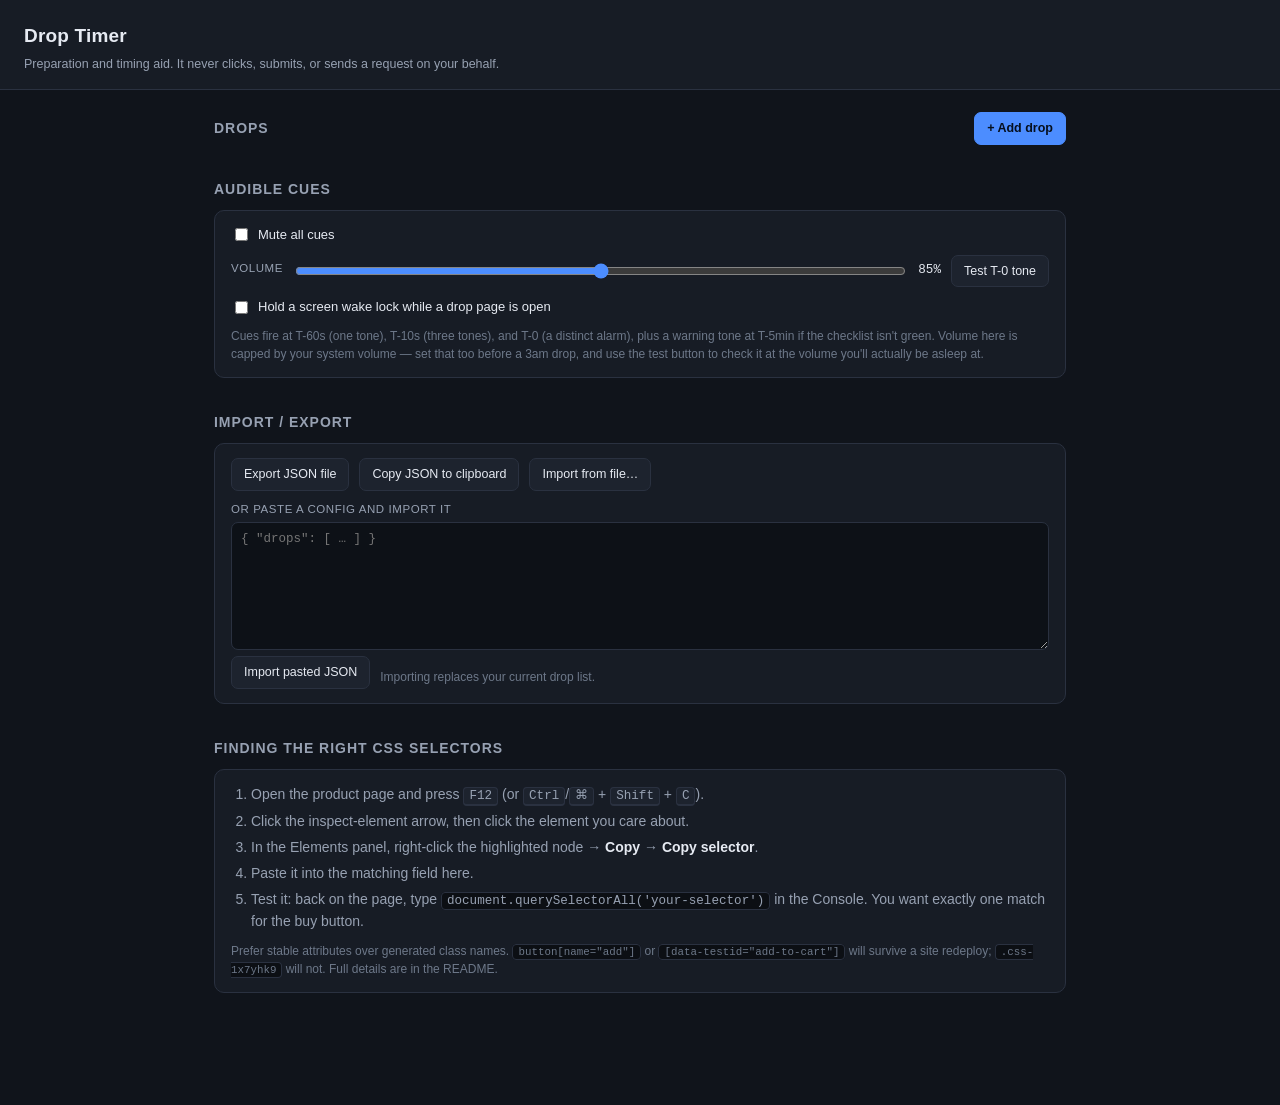
<file: drop-timer/options/options.html>
<!DOCTYPE html>
<html lang="en">
  <head>
    <meta charset="utf-8" />
    <title>Drop Timer — settings</title>
    <link rel="stylesheet" href="options.css" />
  </head>
  <body>
    <header class="topbar">
      <h1>Drop Timer</h1>
      <p class="tagline">
        Preparation and timing aid. It never clicks, submits, or sends a request on your behalf.
      </p>
    </header>

    <main>
      <!-- ------------------------------------------------------- drops -->
      <section>
        <div class="section-head">
          <h2>Drops</h2>
          <button id="add-drop" class="primary" type="button">+ Add drop</button>
        </div>

        <p id="empty-state" class="empty" hidden>
          No drops configured yet. Add one, fill in the product URL and drop time, then grant
          access to that site so the countdown can appear on the page.
        </p>

        <div id="drop-list"></div>
      </section>

      <!-- ------------------------------------------------------- cues -->
      <section>
        <h2>Audible cues</h2>
        <div class="card">
          <div class="row">
            <label class="inline">
              <input type="checkbox" id="muted" />
              <span>Mute all cues</span>
            </label>
          </div>
          <div class="row">
            <label for="volume">Volume</label>
            <input type="range" id="volume" min="0" max="100" step="1" />
            <span id="volume-label" class="mono">85%</span>
            <button id="test-tone" type="button">Test T-0 tone</button>
          </div>
          <div class="row">
            <label class="inline">
              <input type="checkbox" id="keep-awake" />
              <span>Hold a screen wake lock while a drop page is open</span>
            </label>
          </div>
          <p class="hint">
            Cues fire at T-60s (one tone), T-10s (three tones), and T-0 (a distinct alarm), plus a
            warning tone at T-5min if the checklist isn't green. Volume here is capped by your
            system volume — set that too before a 3am drop, and use the test button to check it at
            the volume you'll actually be asleep at.
          </p>
        </div>
      </section>

      <!-- --------------------------------------------------- transfer -->
      <section>
        <h2>Import / export</h2>
        <div class="card">
          <div class="row">
            <button id="export" type="button">Export JSON file</button>
            <button id="copy-json" type="button">Copy JSON to clipboard</button>
            <button id="import-file" type="button">Import from file…</button>
            <input type="file" id="file-input" accept="application/json,.json" hidden />
          </div>
          <label for="import-text">Or paste a config and import it</label>
          <textarea id="import-text" rows="6" spellcheck="false" placeholder='{ "drops": [ … ] }'></textarea>
          <div class="row">
            <button id="import-paste" type="button">Import pasted JSON</button>
            <span class="hint">Importing replaces your current drop list.</span>
          </div>
        </div>
      </section>

      <!-- ------------------------------------------------------- help -->
      <section>
        <h2>Finding the right CSS selectors</h2>
        <div class="card help">
          <ol>
            <li>Open the product page and press <kbd>F12</kbd> (or <kbd>Ctrl</kbd>/<kbd>⌘</kbd> + <kbd>Shift</kbd> + <kbd>C</kbd>).</li>
            <li>Click the inspect-element arrow, then click the element you care about.</li>
            <li>In the Elements panel, right-click the highlighted node → <b>Copy</b> → <b>Copy selector</b>.</li>
            <li>Paste it into the matching field here.</li>
            <li>Test it: back on the page, type <code>document.querySelectorAll('your-selector')</code> in the
              Console. You want exactly one match for the buy button.</li>
          </ol>
          <p class="hint">
            Prefer stable attributes over generated class names. <code>button[name="add"]</code> or
            <code>[data-testid="add-to-cart"]</code> will survive a site redeploy;
            <code>.css-1x7yhk9</code> will not. Full details are in the README.
          </p>
        </div>
      </section>
    </main>

    <div id="toast" class="toast" role="status" aria-live="polite"></div>

    <!-- Classic scripts, loaded in dependency order. No build step. -->
    <script src="../lib/tz.js"></script>
    <script src="../lib/store.js"></script>
    <script src="options.js"></script>
  </body>
</html>
</file>
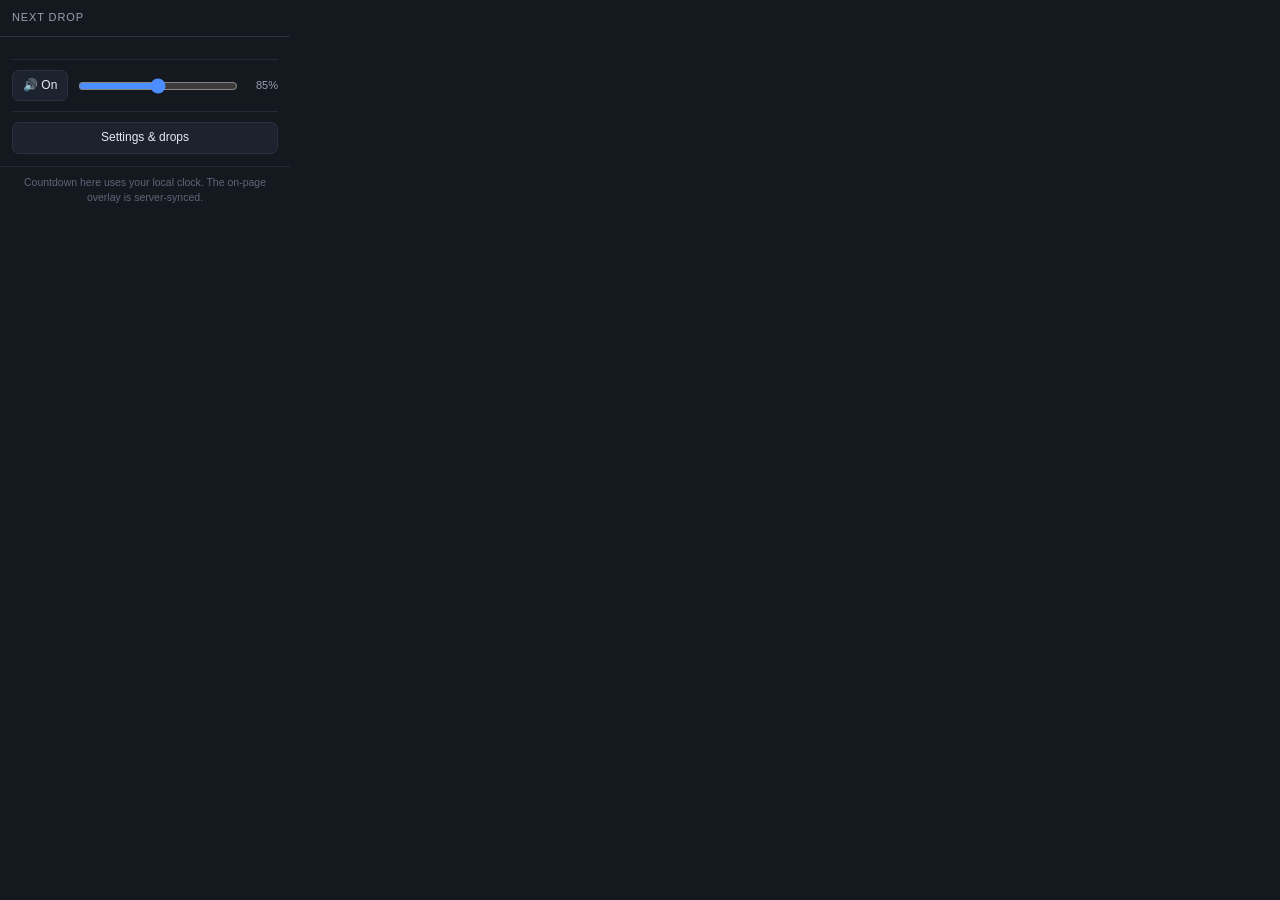
<file: drop-timer/popup/popup.html>
<!DOCTYPE html>
<html lang="en">
  <head>
    <meta charset="utf-8" />
    <title>Drop Timer</title>
    <style>
      :root { color-scheme: dark; }
      * { box-sizing: border-box; }

      body {
        margin: 0;
        width: 290px;
        background: #14181f;
        color: #e6eaf2;
        font: 13px/1.45 -apple-system, BlinkMacSystemFont, "Segoe UI", Roboto, Arial, sans-serif;
      }

      header {
        padding: 10px 12px;
        border-bottom: 1px solid #2a3140;
        font-size: 11px;
        text-transform: uppercase;
        letter-spacing: 0.08em;
        color: #97a1b2;
      }

      .body { padding: 12px; }

      .label {
        font-weight: 600;
        font-size: 14px;
        white-space: nowrap;
        overflow: hidden;
        text-overflow: ellipsis;
      }

      .clock {
        font-variant-numeric: tabular-nums;
        font-weight: 700;
        font-size: 30px;
        letter-spacing: -0.02em;
        margin: 6px 0 2px;
      }
      .clock.amber { color: #ffb020; }
      .clock.red   { color: #ff5a52; }

      .when { font-size: 11.5px; color: #97a1b2; margin-bottom: 10px; }

      .none { color: #97a1b2; padding: 6px 0 12px; }

      .warn {
        background: rgba(255, 176, 32, 0.12);
        border: 1px solid rgba(255, 176, 32, 0.4);
        color: #ffcf7a;
        border-radius: 7px;
        padding: 7px 9px;
        font-size: 11.5px;
        margin-bottom: 10px;
      }

      .row {
        display: flex;
        align-items: center;
        gap: 8px;
        margin-top: 10px;
        padding-top: 10px;
        border-top: 1px solid #242b36;
      }

      button, a.button {
        background: #1d232e;
        border: 1px solid #2a3140;
        color: #e6eaf2;
        border-radius: 7px;
        padding: 6px 10px;
        font: inherit;
        font-size: 12px;
        cursor: pointer;
        text-decoration: none;
        display: inline-block;
      }
      button:hover, a.button:hover { background: #262e3b; }
      button.on { background: #33261f; border-color: #7a4a2e; color: #ffb020; }
      button:focus-visible, a.button:focus-visible { outline: 2px solid #4c8dff; outline-offset: 1px; }

      input[type="range"] { flex: 1 1 auto; min-width: 0; accent-color: #4c8dff; }
      .vol { font-size: 11px; color: #97a1b2; font-variant-numeric: tabular-nums; width: 30px; text-align: right; }

      .foot {
        padding: 8px 12px 10px;
        font-size: 10.5px;
        color: #5c6779;
        text-align: center;
        border-top: 1px solid #242b36;
      }
      .full { width: 100%; text-align: center; }
    </style>
  </head>
  <body>
    <header>Next drop</header>

    <div class="body">
      <div id="none" class="none" hidden>No upcoming drops configured.</div>

      <div id="detail" hidden>
        <div id="label" class="label"></div>
        <div id="clock" class="clock">—</div>
        <div id="when" class="when"></div>
        <div id="perm-warn" class="warn" hidden>
          Site access hasn't been granted for this drop. Open settings and press
          <b>Grant site access</b>, or the overlay can't appear.
        </div>
        <a id="open-page" class="button full" target="_blank" rel="noopener">Open product page</a>
      </div>

      <div class="row">
        <button id="mute" type="button">🔊 On</button>
        <input id="volume" type="range" min="0" max="100" step="1" />
        <span id="vol-label" class="vol">85%</span>
      </div>

      <div class="row">
        <button id="options" class="full" type="button">Settings &amp; drops</button>
      </div>
    </div>

    <div class="foot">Countdown here uses your local clock. The on-page overlay is server-synced.</div>

    <script src="../lib/tz.js"></script>
    <script src="../lib/store.js"></script>
    <script src="popup.js"></script>
  </body>
</html>
</file>
<file: drop-timer/options/options.css>
/* options/options.css — plain CSS, no framework, edit freely. */

:root {
  --bg: #10141b;
  --panel: #171c25;
  --panel-2: #1d232e;
  --line: #2a3140;
  --text: #e6eaf2;
  --dim: #97a1b2;
  --dimmer: #6d7889;
  --accent: #4c8dff;
  --green: #2ee88a;
  --amber: #ffb020;
  --red: #ff5a52;
}

* { box-sizing: border-box; }

body {
  margin: 0;
  background: var(--bg);
  color: var(--text);
  font: 14px/1.5 -apple-system, BlinkMacSystemFont, "Segoe UI", Roboto, Arial, sans-serif;
  -webkit-font-smoothing: antialiased;
}

.mono, code, kbd {
  font-family: ui-monospace, SFMono-Regular, Menlo, Consolas, monospace;
  font-size: 0.9em;
}

code {
  background: #0c0f14;
  border: 1px solid var(--line);
  border-radius: 4px;
  padding: 1px 5px;
}

kbd {
  background: var(--panel-2);
  border: 1px solid var(--line);
  border-bottom-width: 2px;
  border-radius: 4px;
  padding: 1px 5px;
}

.topbar {
  padding: 22px 24px 16px;
  border-bottom: 1px solid var(--line);
  background: var(--panel);
}
.topbar h1 { margin: 0; font-size: 19px; letter-spacing: 0.01em; }
.tagline { margin: 4px 0 0; color: var(--dim); font-size: 12.5px; }

main {
  max-width: 900px;
  margin: 0 auto;
  padding: 22px 24px 80px;
}

section { margin-bottom: 34px; }

h2 { font-size: 14px; text-transform: uppercase; letter-spacing: 0.07em; color: var(--dim); margin: 0 0 10px; }

.section-head {
  display: flex;
  align-items: center;
  justify-content: space-between;
  margin-bottom: 10px;
}
.section-head h2 { margin: 0; }

.card {
  background: var(--panel);
  border: 1px solid var(--line);
  border-radius: 10px;
  padding: 14px 16px;
  margin-bottom: 12px;
}

.empty {
  color: var(--dim);
  background: var(--panel);
  border: 1px dashed var(--line);
  border-radius: 10px;
  padding: 18px;
  font-size: 13px;
}

/* ------------------------------------------------------------ drop card */

.drop-card.disabled { opacity: 0.55; }

.drop-head {
  display: flex;
  align-items: center;
  gap: 10px;
  margin-bottom: 12px;
  padding-bottom: 10px;
  border-bottom: 1px solid var(--line);
}

.drop-head .name {
  flex: 1 1 auto;
  min-width: 0;
  font-weight: 600;
  font-size: 15px;
  white-space: nowrap;
  overflow: hidden;
  text-overflow: ellipsis;
}

.pill {
  font-size: 10.5px;
  text-transform: uppercase;
  letter-spacing: 0.05em;
  padding: 2px 7px;
  border-radius: 20px;
  border: 1px solid var(--line);
  color: var(--dim);
  white-space: nowrap;
}
.pill.ok      { color: var(--green); border-color: rgba(46,232,138,0.45); background: rgba(46,232,138,0.10); }
.pill.warn    { color: var(--amber); border-color: rgba(255,176,32,0.45); background: rgba(255,176,32,0.10); }
.pill.danger  { color: var(--red);   border-color: rgba(255,90,82,0.45);  background: rgba(255,90,82,0.10); }

.grid {
  display: grid;
  grid-template-columns: repeat(2, minmax(0, 1fr));
  gap: 12px 16px;
}
.grid .full { grid-column: 1 / -1; }

@media (max-width: 680px) {
  .grid { grid-template-columns: minmax(0, 1fr); }
}

label {
  display: block;
  font-size: 11.5px;
  text-transform: uppercase;
  letter-spacing: 0.05em;
  color: var(--dim);
  margin-bottom: 4px;
}

label.inline {
  display: inline-flex;
  align-items: center;
  gap: 7px;
  text-transform: none;
  letter-spacing: 0;
  font-size: 13px;
  color: var(--text);
  margin: 0;
}

input[type="text"],
input[type="url"],
input[type="datetime-local"],
textarea {
  width: 100%;
  background: #0d1117;
  border: 1px solid var(--line);
  border-radius: 7px;
  color: var(--text);
  padding: 7px 9px;
  font: inherit;
  font-size: 13px;
}

input.mono, textarea { font-family: ui-monospace, SFMono-Regular, Menlo, Consolas, monospace; font-size: 12.5px; }

input:focus, textarea:focus, button:focus-visible {
  outline: 2px solid var(--accent);
  outline-offset: 1px;
  border-color: var(--accent);
}

input.invalid { border-color: var(--red); }

.field-hint {
  font-size: 11px;
  color: var(--dimmer);
  margin-top: 3px;
  word-break: break-word;
}
.field-hint.bad { color: var(--red); }
.field-hint.good { color: var(--green); }

.row {
  display: flex;
  align-items: center;
  gap: 10px;
  flex-wrap: wrap;
  margin-bottom: 10px;
}
.row:last-child { margin-bottom: 0; }

input[type="range"] { flex: 1 1 200px; accent-color: var(--accent); }

button {
  background: var(--panel-2);
  border: 1px solid var(--line);
  color: var(--text);
  border-radius: 7px;
  padding: 6px 12px;
  font: inherit;
  font-size: 12.5px;
  cursor: pointer;
}
button:hover { background: #262e3b; }

button.primary { background: var(--accent); border-color: var(--accent); color: #06101f; font-weight: 600; }
button.primary:hover { background: #3f7ff0; }

button.danger { color: var(--red); border-color: rgba(255,90,82,0.4); }
button.danger:hover { background: rgba(255,90,82,0.12); }

button.grant { color: var(--green); border-color: rgba(46,232,138,0.4); }
button.grant:hover { background: rgba(46,232,138,0.12); }

.drop-foot {
  display: flex;
  align-items: center;
  gap: 10px;
  flex-wrap: wrap;
  margin-top: 14px;
  padding-top: 12px;
  border-top: 1px solid var(--line);
}
.drop-foot .spacer { flex: 1 1 auto; }

.when-preview {
  font-size: 12px;
  color: var(--dim);
}
.when-preview b { color: var(--text); font-weight: 600; }

textarea { resize: vertical; }

.hint { font-size: 12px; color: var(--dimmer); margin: 8px 0 0; }

.help ol { margin: 0 0 10px; padding-left: 20px; }
.help li { margin-bottom: 5px; color: var(--dim); }
.help b { color: var(--text); }

/* ----------------------------------------------------------------- toast */

.toast {
  position: fixed;
  left: 50%;
  bottom: 24px;
  transform: translate(-50%, 20px);
  background: var(--panel-2);
  border: 1px solid var(--line);
  border-radius: 8px;
  padding: 9px 16px;
  font-size: 13px;
  box-shadow: 0 10px 30px rgba(0,0,0,0.5);
  opacity: 0;
  pointer-events: none;
  transition: opacity 160ms ease, transform 160ms ease;
  max-width: 80vw;
}
.toast.show { opacity: 1; transform: translate(-50%, 0); }
.toast.bad { border-color: rgba(255,90,82,0.6); color: #ffb0ab; }
.toast.good { border-color: rgba(46,232,138,0.5); color: #a9f2cd; }
</file>
